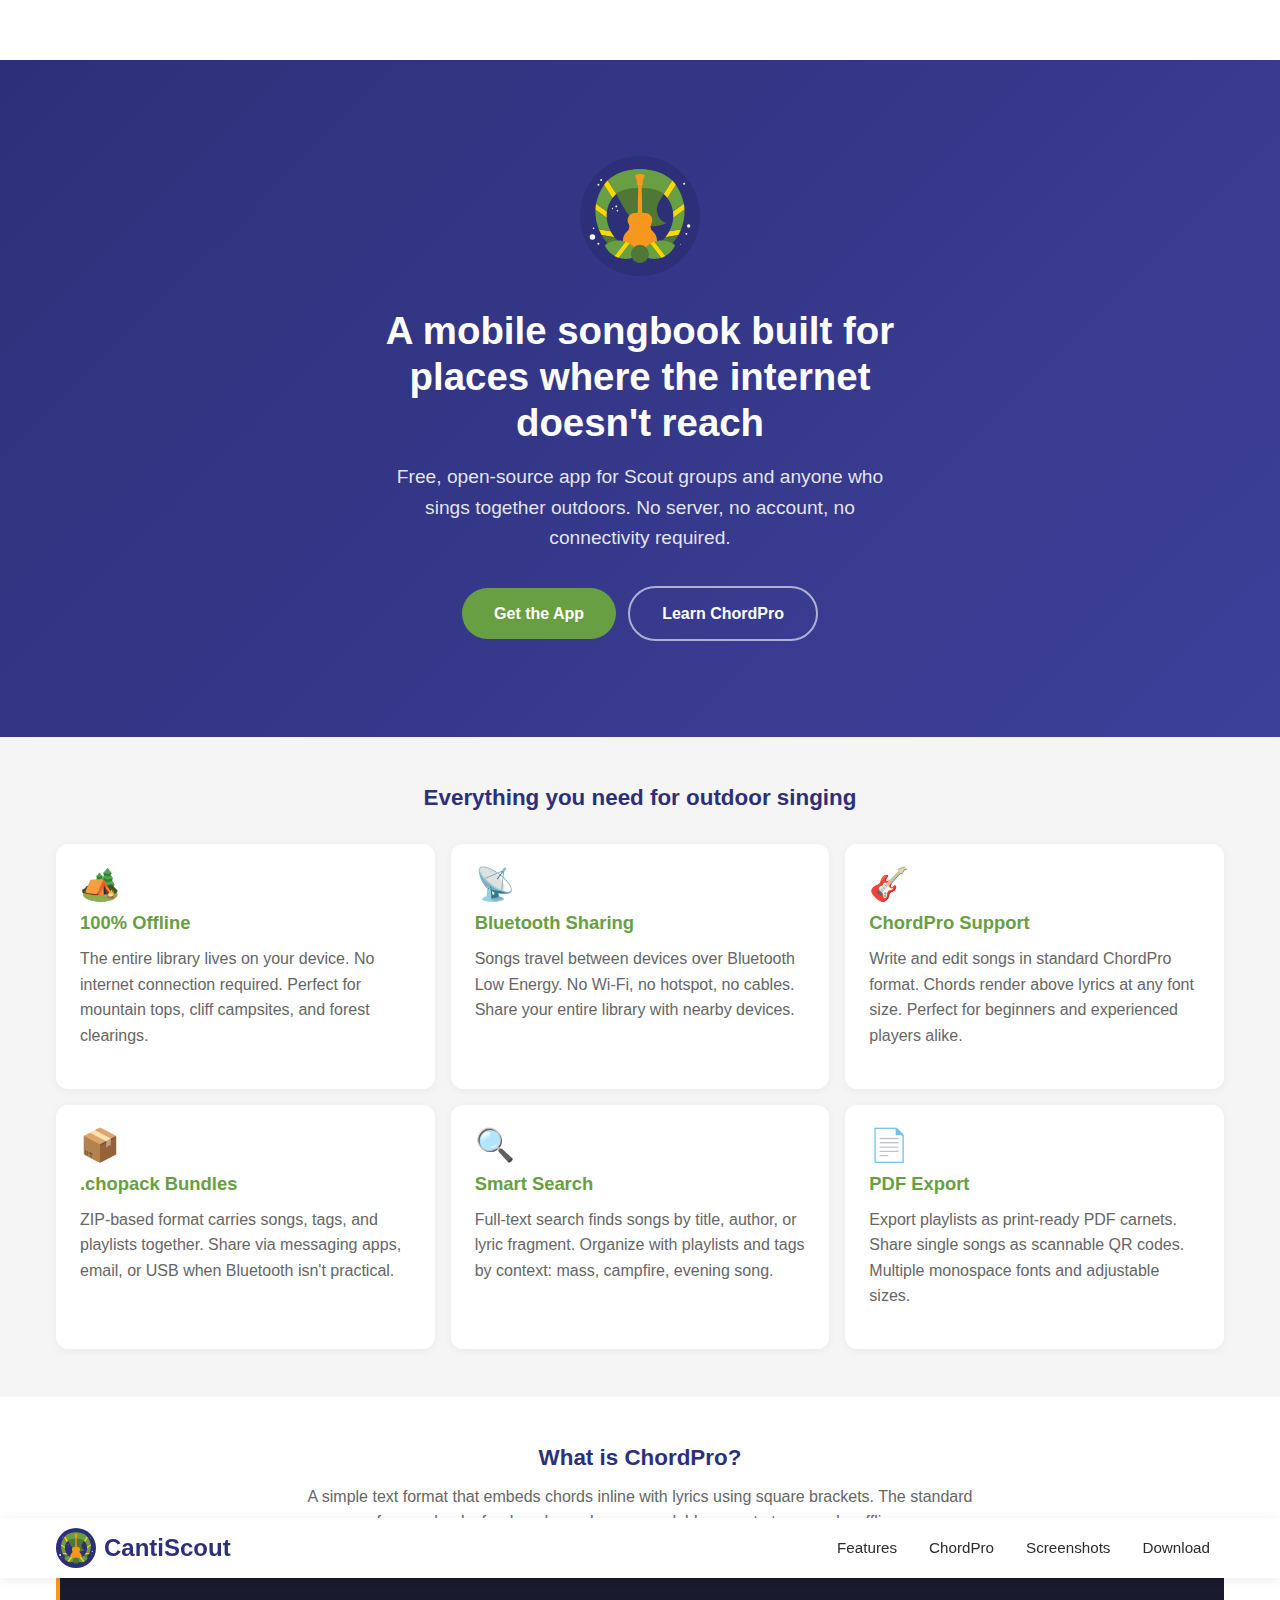
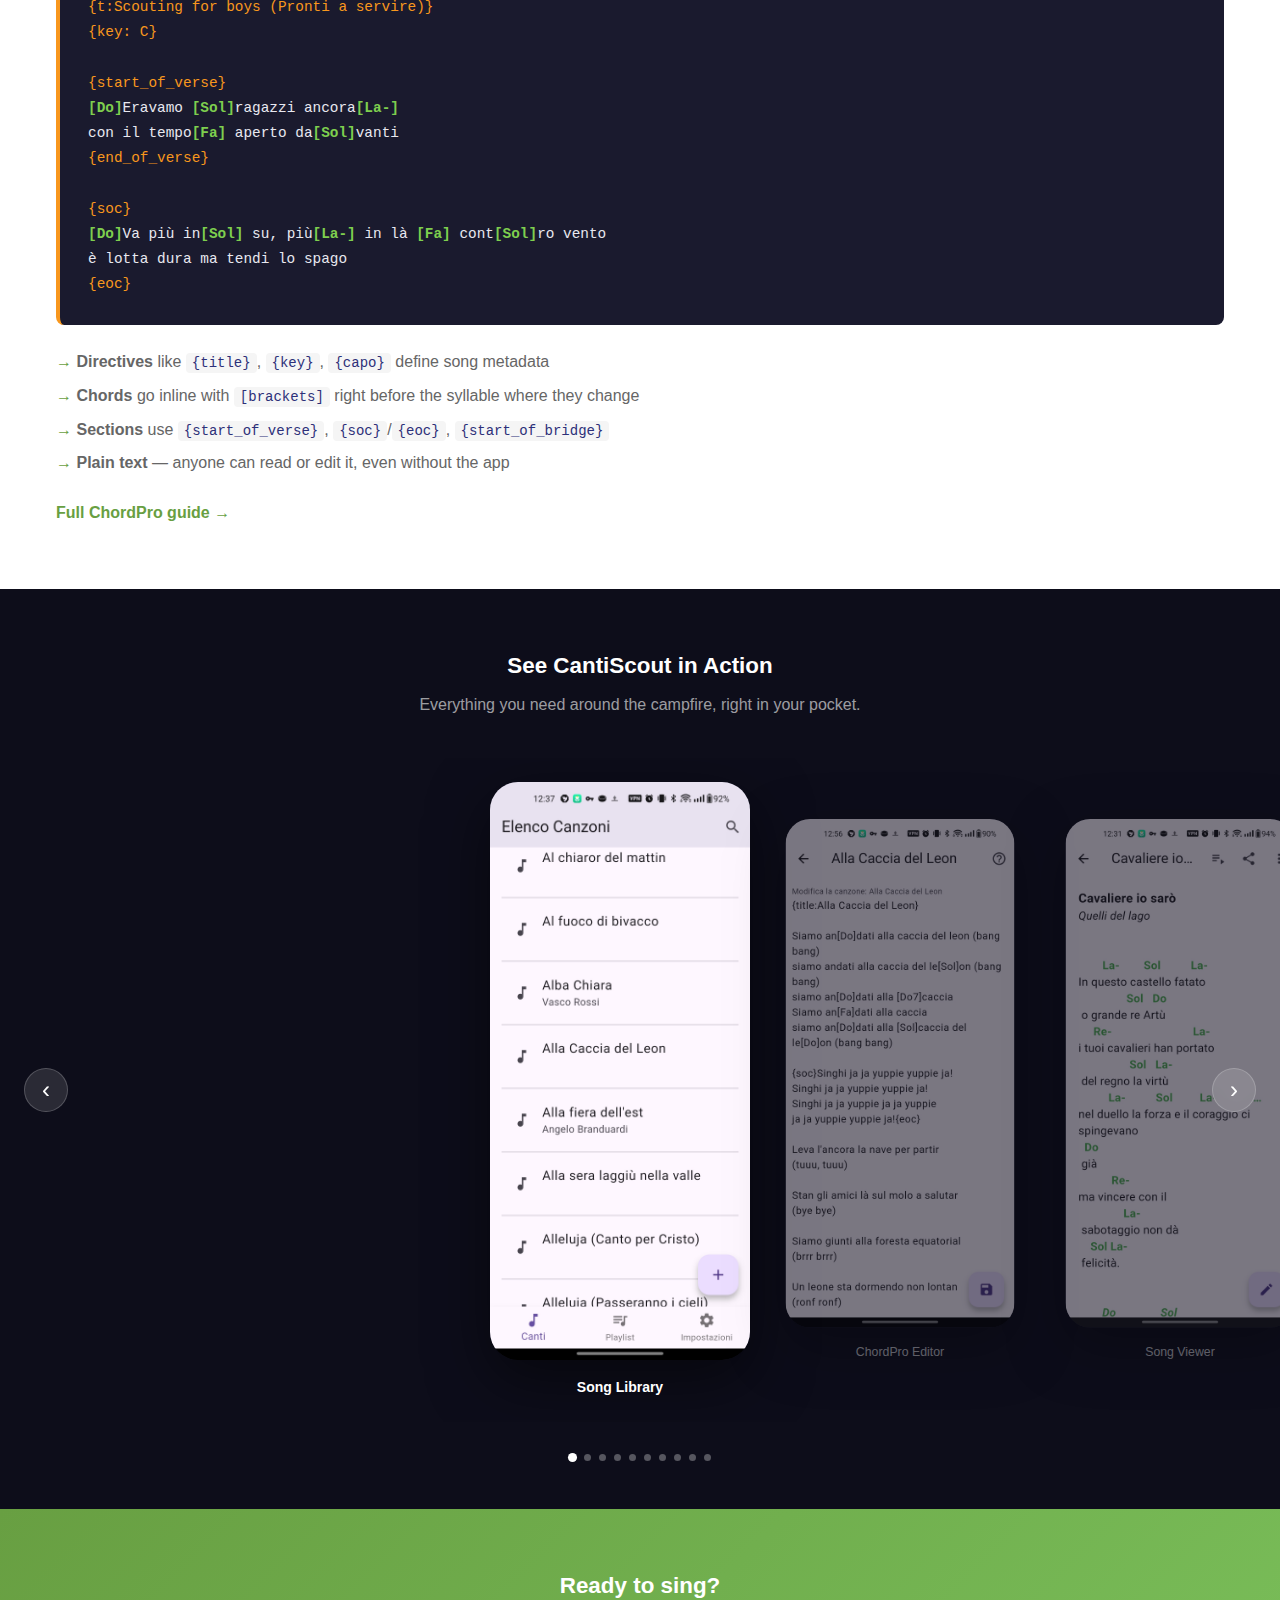
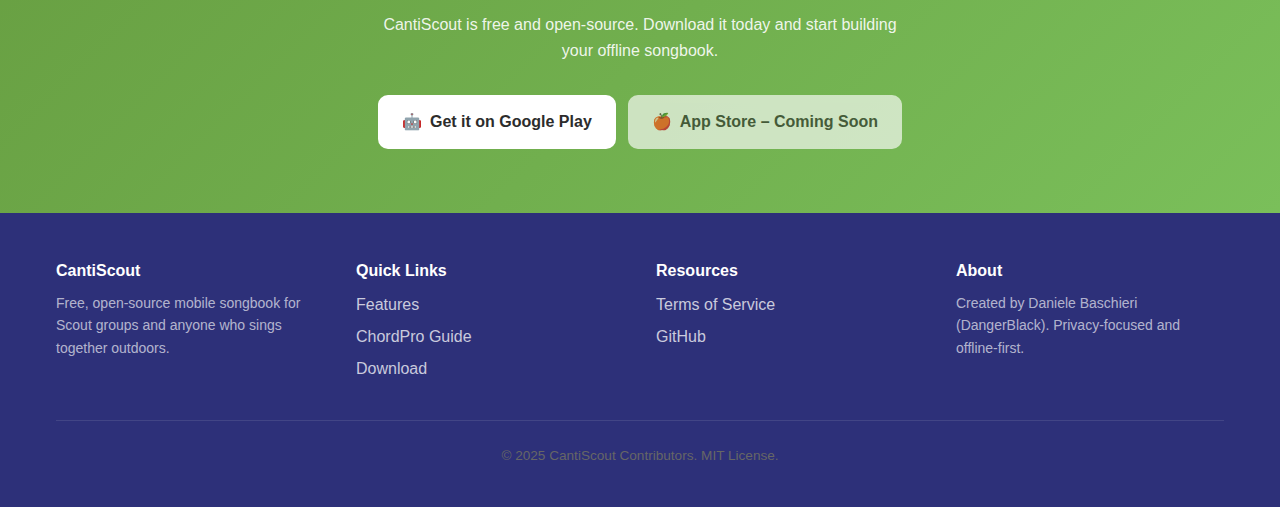
<file: website/index.html>
<!DOCTYPE html>
<html lang="en">
<head>
  <meta charset="UTF-8">
  <meta name="viewport" content="width=device-width, initial-scale=1.0">
  <meta name="description" content="CantiScout - A mobile songbook built for places where the internet doesn't reach. Offline-first, Bluetooth sharing, ChordPro support.">
  <meta name="theme-color" content="#2D3079">
  <meta property="og:title" content="CantiScout – Your Offline Songbook">
  <meta property="og:description" content="Free, open-source mobile songbook for Scout groups. Bluetooth sharing, ChordPro format, PDF export – no internet needed.">
  <meta property="og:image" content="assets/images/logo.svg">
  <title>CantiScout – Your Offline Songbook</title>
  <link rel="stylesheet" href="assets/css/style.css">
  <link rel="icon" type="image/svg+xml" href="assets/images/logo.svg">
</head>
<body>

  <header>
    <nav>
      <a href="index.html" class="logo">
        <img src="assets/images/logo.svg" alt="CantiScout Logo">
        CantiScout
      </a>
      <button class="hamburger" aria-label="Toggle navigation" aria-expanded="false">
        <span></span>
        <span></span>
        <span></span>
      </button>
      <ul class="nav-links">
        <li><a href="#features">Features</a></li>
        <li><a href="chordpro.html">ChordPro</a></li>
        <li><a href="#screenshots">Screenshots</a></li>
        <li><a href="#download">Download</a></li>
      </ul>
    </nav>
  </header>

  <!-- Hero -->
  <section class="hero">
    <div class="container">
      <img src="assets/images/logo.svg" alt="CantiScout Logo" class="hero-logo">
      <h1>A mobile songbook built for places where the internet doesn't reach</h1>
      <p>Free, open-source app for Scout groups and anyone who sings together outdoors. No server, no account, no connectivity required.</p>
      <div class="hero-buttons">
        <a href="#download" class="btn btn-primary">Get the App</a>
        <a href="chordpro.html" class="btn btn-outline">Learn ChordPro</a>
      </div>
    </div>
  </section>

  <!-- Features -->
  <section id="features" class="features">
    <div class="container">
      <h2 class="section-title">Everything you need for outdoor singing</h2>
      <div class="features-grid">
        <div class="feature-card">
          <div class="feature-icon">🏕️</div>
          <h3>100% Offline</h3>
          <p>The entire library lives on your device. No internet connection required. Perfect for mountain tops, cliff campsites, and forest clearings.</p>
        </div>
        <div class="feature-card">
          <div class="feature-icon">📡</div>
          <h3>Bluetooth Sharing</h3>
          <p>Songs travel between devices over Bluetooth Low Energy. No Wi-Fi, no hotspot, no cables. Share your entire library with nearby devices.</p>
        </div>
        <div class="feature-card">
          <div class="feature-icon">🎸</div>
          <h3>ChordPro Support</h3>
          <p>Write and edit songs in standard ChordPro format. Chords render above lyrics at any font size. Perfect for beginners and experienced players alike.</p>
        </div>
        <div class="feature-card">
          <div class="feature-icon">📦</div>
          <h3>.chopack Bundles</h3>
          <p>ZIP-based format carries songs, tags, and playlists together. Share via messaging apps, email, or USB when Bluetooth isn't practical.</p>
        </div>
        <div class="feature-card">
          <div class="feature-icon">🔍</div>
          <h3>Smart Search</h3>
          <p>Full-text search finds songs by title, author, or lyric fragment. Organize with playlists and tags by context: mass, campfire, evening song.</p>
        </div>
        <div class="feature-card">
          <div class="feature-icon">📄</div>
          <h3>PDF Export</h3>
          <p>Export playlists as print-ready PDF carnets. Share single songs as scannable QR codes. Multiple monospace fonts and adjustable sizes.</p>
        </div>
      </div>
    </div>
  </section>

  <!-- ChordPro -->
  <section id="chordpro" class="chordpro-section">
    <div class="container">
      <h2 class="section-title">What is ChordPro?</h2>
      <p class="section-intro">
        A simple text format that embeds chords inline with lyrics using square brackets.
        The standard for songbooks for decades — human-readable, easy to type, works offline.
      </p>

      <pre class="code-example"><span class="directive">{t:Scouting for boys (Pronti a servire)}</span>
<span class="directive">{key: C}</span>

<span class="directive">{start_of_verse}</span>
<span class="chord">[Do]</span>Eravamo <span class="chord">[Sol]</span>ragazzi ancora<span class="chord">[La-]</span>
con il tempo<span class="chord">[Fa]</span> aperto da<span class="chord">[Sol]</span>vanti
<span class="directive">{end_of_verse}</span>

<span class="directive">{soc}</span>
<span class="chord">[Do]</span>Va più in<span class="chord">[Sol]</span> su, più<span class="chord">[La-]</span> in là <span class="chord">[Fa]</span> cont<span class="chord">[Sol]</span>ro vento
è lotta dura ma tendi lo spago
<span class="directive">{eoc}</span></pre>

      <ul class="chordpro-keyfeatures">
        <li><strong>Directives</strong> like <code>{title}</code>, <code>{key}</code>, <code>{capo}</code> define song metadata</li>
        <li><strong>Chords</strong> go inline with <code>[brackets]</code> right before the syllable where they change</li>
        <li><strong>Sections</strong> use <code>{start_of_verse}</code>, <code>{soc}</code>/<code>{eoc}</code>, <code>{start_of_bridge}</code></li>
        <li><strong>Plain text</strong> — anyone can read or edit it, even without the app</li>
      </ul>

      <p style="margin-top: 1.5rem;">
        <a href="chordpro.html" style="color: var(--primary-green); font-weight: 600;">
          Full ChordPro guide →
        </a>
      </p>
    </div>
  </section>

  <!-- Screenshots -->
  <section id="screenshots" class="screenshots">
    <h2 class="section-title">See CantiScout in Action</h2>
    <p class="section-intro">Everything you need around the campfire, right in your pocket.</p>

    <div class="carousel-wrapper">
      <button class="carousel-btn carousel-prev" aria-label="Previous">&#8249;</button>

      <div class="carousel-track">
        <div class="carousel-slide">
          <div class="carousel-card">
            <img src="assets/gallery/screenshot-01-home.jpg" alt="Song Library">
          </div>
          <p class="carousel-label">Song Library</p>
        </div>
        <div class="carousel-slide">
          <div class="carousel-card">
            <img src="assets/gallery/screenshot-02-editor.jpg" alt="ChordPro Editor">
          </div>
          <p class="carousel-label">ChordPro Editor</p>
        </div>
        <div class="carousel-slide">
          <div class="carousel-card">
            <img src="assets/gallery/screenshot-03-viewer.jpg" alt="Song Viewer">
          </div>
          <p class="carousel-label">Song Viewer</p>
        </div>
        <div class="carousel-slide">
          <div class="carousel-card">
            <img src="assets/gallery/screenshot-03-viewer-share.jpg" alt="Share Song">
          </div>
          <p class="carousel-label">Share Song</p>
        </div>
        <div class="carousel-slide">
          <div class="carousel-card">
            <img src="assets/gallery/screenshot-04-bluetooth.jpg" alt="Bluetooth Sharing">
          </div>
          <p class="carousel-label">Bluetooth Sharing</p>
        </div>
        <div class="carousel-slide">
          <div class="carousel-card">
            <img src="assets/gallery/screenshot-05-playlists.jpg" alt="Playlists">
          </div>
          <p class="carousel-label">Playlists</p>
        </div>
        <div class="carousel-slide">
          <div class="carousel-card">
            <img src="assets/gallery/screenshot-05-playlist-share.jpg" alt="Share Playlist">
          </div>
          <p class="carousel-label">Share Playlist</p>
        </div>
        <div class="carousel-slide">
          <div class="carousel-card">
            <img src="assets/gallery/screenshot-06-settings-top.jpg" alt="Settings">
          </div>
          <p class="carousel-label">Settings</p>
        </div>
        <div class="carousel-slide">
          <div class="carousel-card">
            <img src="assets/gallery/screenshot-06-settings-bottom.jpg" alt="More Settings">
          </div>
          <p class="carousel-label">More Settings</p>
        </div>
        <div class="carousel-slide">
          <div class="carousel-card">
            <img src="assets/gallery/screenshot-07-share-qr-code.jpg" alt="QR Code Share">
          </div>
          <p class="carousel-label">QR Code Share</p>
        </div>
      </div>

      <button class="carousel-btn carousel-next" aria-label="Next">&#8250;</button>
    </div>

    <div class="carousel-dots" aria-label="Slide indicators"></div>
  </section>

  <!-- Download -->
  <section id="download" class="download">
    <div class="container">
      <h2>Ready to sing?</h2>
      <p>CantiScout is free and open-source. Download it today and start building your offline songbook.</p>
      <div class="download-badges">
        <a href="https://play.google.com/store/apps/details?id=danielebaschieri.eu.cantiscout"
           class="download-badge"
           target="_blank"
           rel="noopener noreferrer">
          <span>🤖</span> Get it on Google Play
        </a>
        <span class="download-badge coming-soon">
          <span>🍎</span> App Store – Coming Soon
        </span>
      </div>
    </div>
  </section>

  <!-- Footer -->
  <footer>
    <div class="container">
      <div class="footer-content">
        <div class="footer-section">
          <h4>CantiScout</h4>
          <p>Free, open-source mobile songbook for Scout groups and anyone who sings together outdoors.</p>
        </div>
        <div class="footer-section">
          <h4>Quick Links</h4>
          <ul>
            <li><a href="#features">Features</a></li>
            <li><a href="chordpro.html">ChordPro Guide</a></li>
            <li><a href="#download">Download</a></li>
          </ul>
        </div>
        <div class="footer-section">
          <h4>Resources</h4>
          <ul>
            <li><a href="terms.html">Terms of Service</a></li>
            <li><a href="https://github.com/DangerBlack/CantiScout" target="_blank" rel="noopener noreferrer">GitHub</a></li>
          </ul>
        </div>
        <div class="footer-section">
          <h4>About</h4>
          <p>Created by Daniele Baschieri (DangerBlack). Privacy-focused and offline-first.</p>
        </div>
      </div>
      <div class="footer-bottom">
        <p>&copy; 2025 CantiScout Contributors. MIT License.</p>
      </div>
    </div>
  </footer>

  <script>
    /* ── Carousel ── */
    (function () {
      const track = document.querySelector('.carousel-track');
      const slides = Array.from(document.querySelectorAll('.carousel-slide'));
      const dotsContainer = document.querySelector('.carousel-dots');
      const prevBtn = document.querySelector('.carousel-prev');
      const nextBtn = document.querySelector('.carousel-next');

      // Build dots
      slides.forEach((_, i) => {
        const dot = document.createElement('button');
        dot.className = 'carousel-dot';
        dot.setAttribute('aria-label', `Go to slide ${i + 1}`);
        dot.addEventListener('click', () => goTo(i));
        dotsContainer.appendChild(dot);
      });

      const dots = Array.from(dotsContainer.querySelectorAll('.carousel-dot'));

      function getActiveIndex() {
        const center = track.scrollLeft + track.clientWidth / 2;
        let closest = 0, minDist = Infinity;
        slides.forEach((s, i) => {
          const dist = Math.abs((s.offsetLeft + s.offsetWidth / 2) - center);
          if (dist < minDist) { minDist = dist; closest = i; }
        });
        return closest;
      }

      function update() {
        const i = getActiveIndex();
        slides.forEach((s, j) => s.classList.toggle('active', j === i));
        dots.forEach((d, j) => d.classList.toggle('active', j === i));
      }

      function goTo(index) {
        const target = slides[Math.max(0, Math.min(index, slides.length - 1))];
        target.scrollIntoView({ behavior: 'smooth', block: 'nearest', inline: 'center' });
      }

      prevBtn.addEventListener('click', () => goTo(getActiveIndex() - 1));
      nextBtn.addEventListener('click', () => goTo(getActiveIndex() + 1));
      track.addEventListener('scroll', update, { passive: true });

      // Wheel → horizontal scroll, pass through at boundaries
      document.querySelector('#screenshots').addEventListener('wheel', (e) => {
        if (Math.abs(e.deltaY) <= Math.abs(e.deltaX)) return;
        const atStart = track.scrollLeft <= 0 && e.deltaY < 0;
        const atEnd = track.scrollLeft + track.clientWidth >= track.scrollWidth - 1 && e.deltaY > 0;
        if (atStart || atEnd) return;
        e.preventDefault();
        track.scrollBy({ left: e.deltaY * 1.5, behavior: 'smooth' });
      }, { passive: false });

      // Autoplay — pause on interaction
      let timer = setInterval(() => goTo((getActiveIndex() + 1) % slides.length), 3200);
      const pause = () => { clearInterval(timer); timer = null; };
      track.addEventListener('pointerdown', pause, { once: true });
      prevBtn.addEventListener('click', pause);
      nextBtn.addEventListener('click', pause);

      // Init
      goTo(0);
      setTimeout(update, 50);
    })();

    /* ── Mobile nav ── */
    const hamburger = document.querySelector('.hamburger');
    const navLinks = document.querySelector('.nav-links');

    hamburger.addEventListener('click', () => {
      const isOpen = navLinks.classList.toggle('open');
      hamburger.classList.toggle('active', isOpen);
      hamburger.setAttribute('aria-expanded', isOpen);
    });

    navLinks.querySelectorAll('a').forEach(link => {
      link.addEventListener('click', () => {
        navLinks.classList.remove('open');
        hamburger.classList.remove('active');
        hamburger.setAttribute('aria-expanded', false);
      });
    });
  </script>

</body>
</html>
</file>
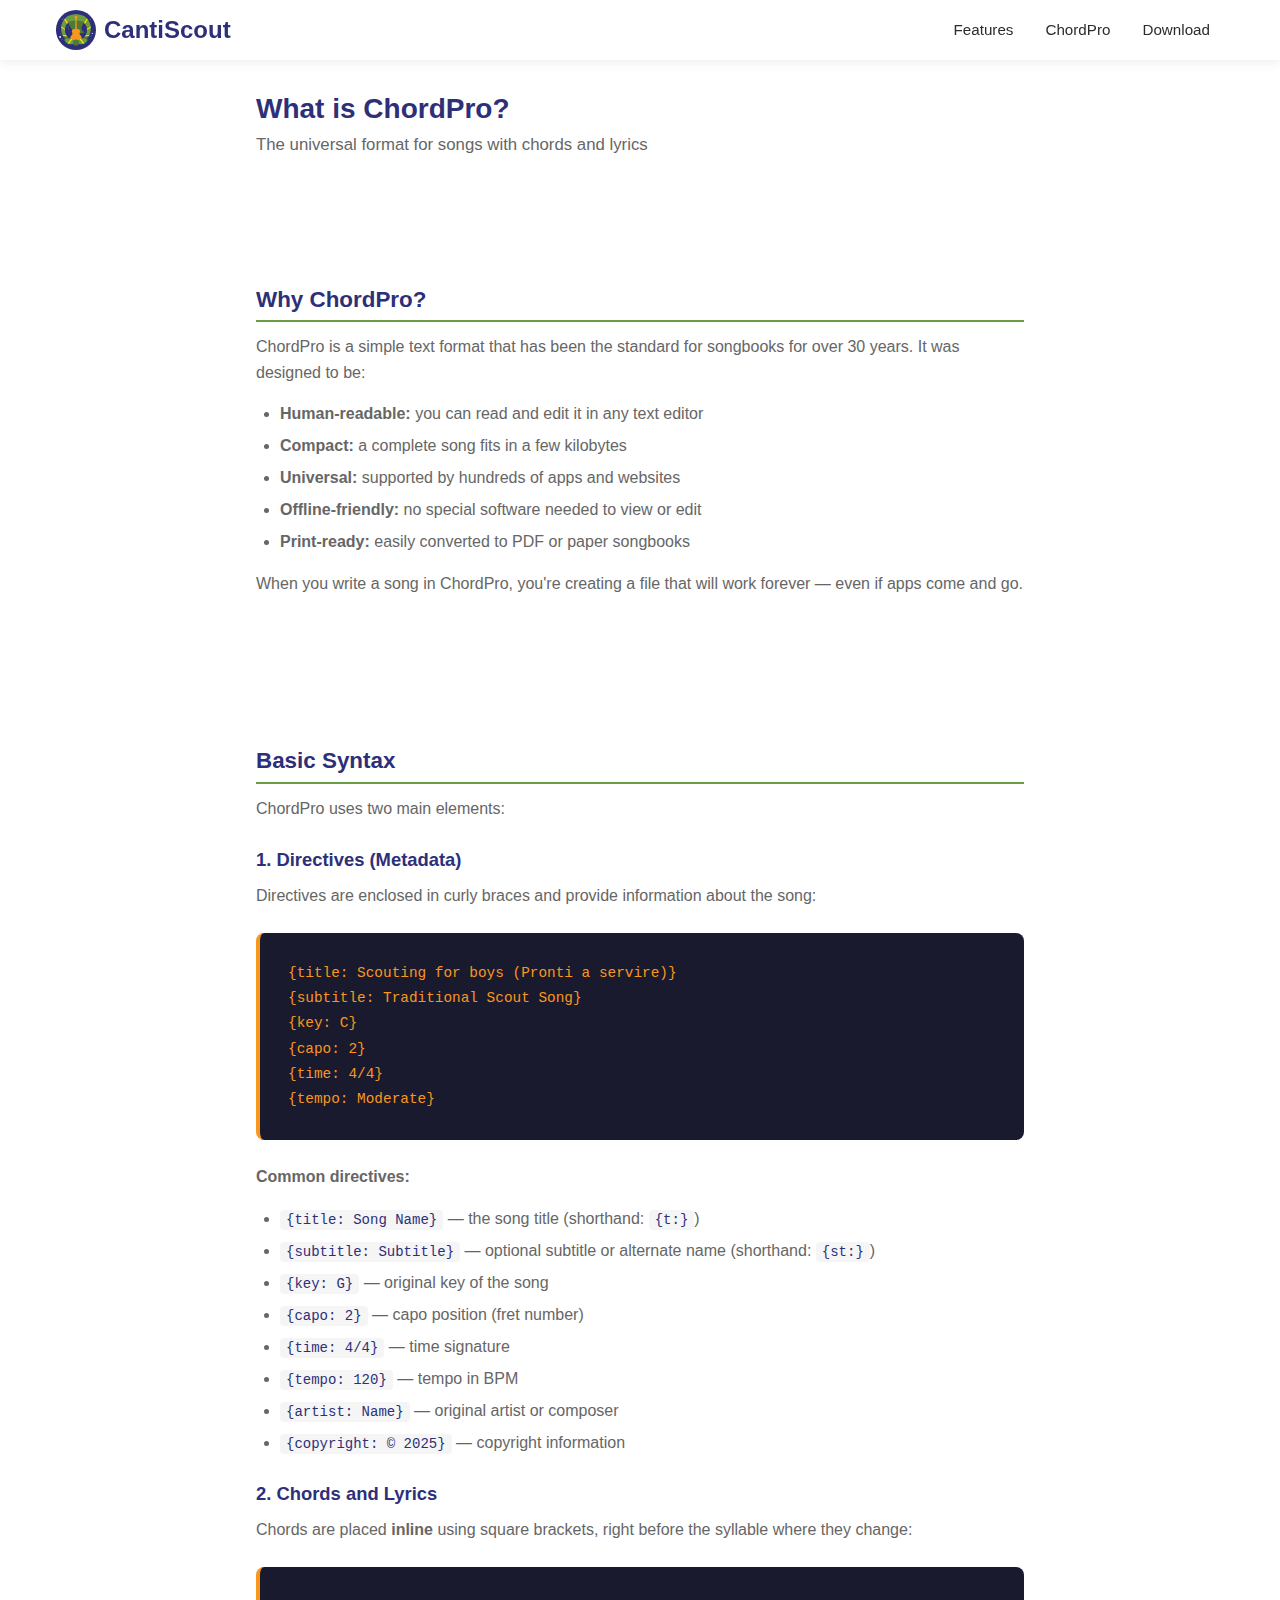
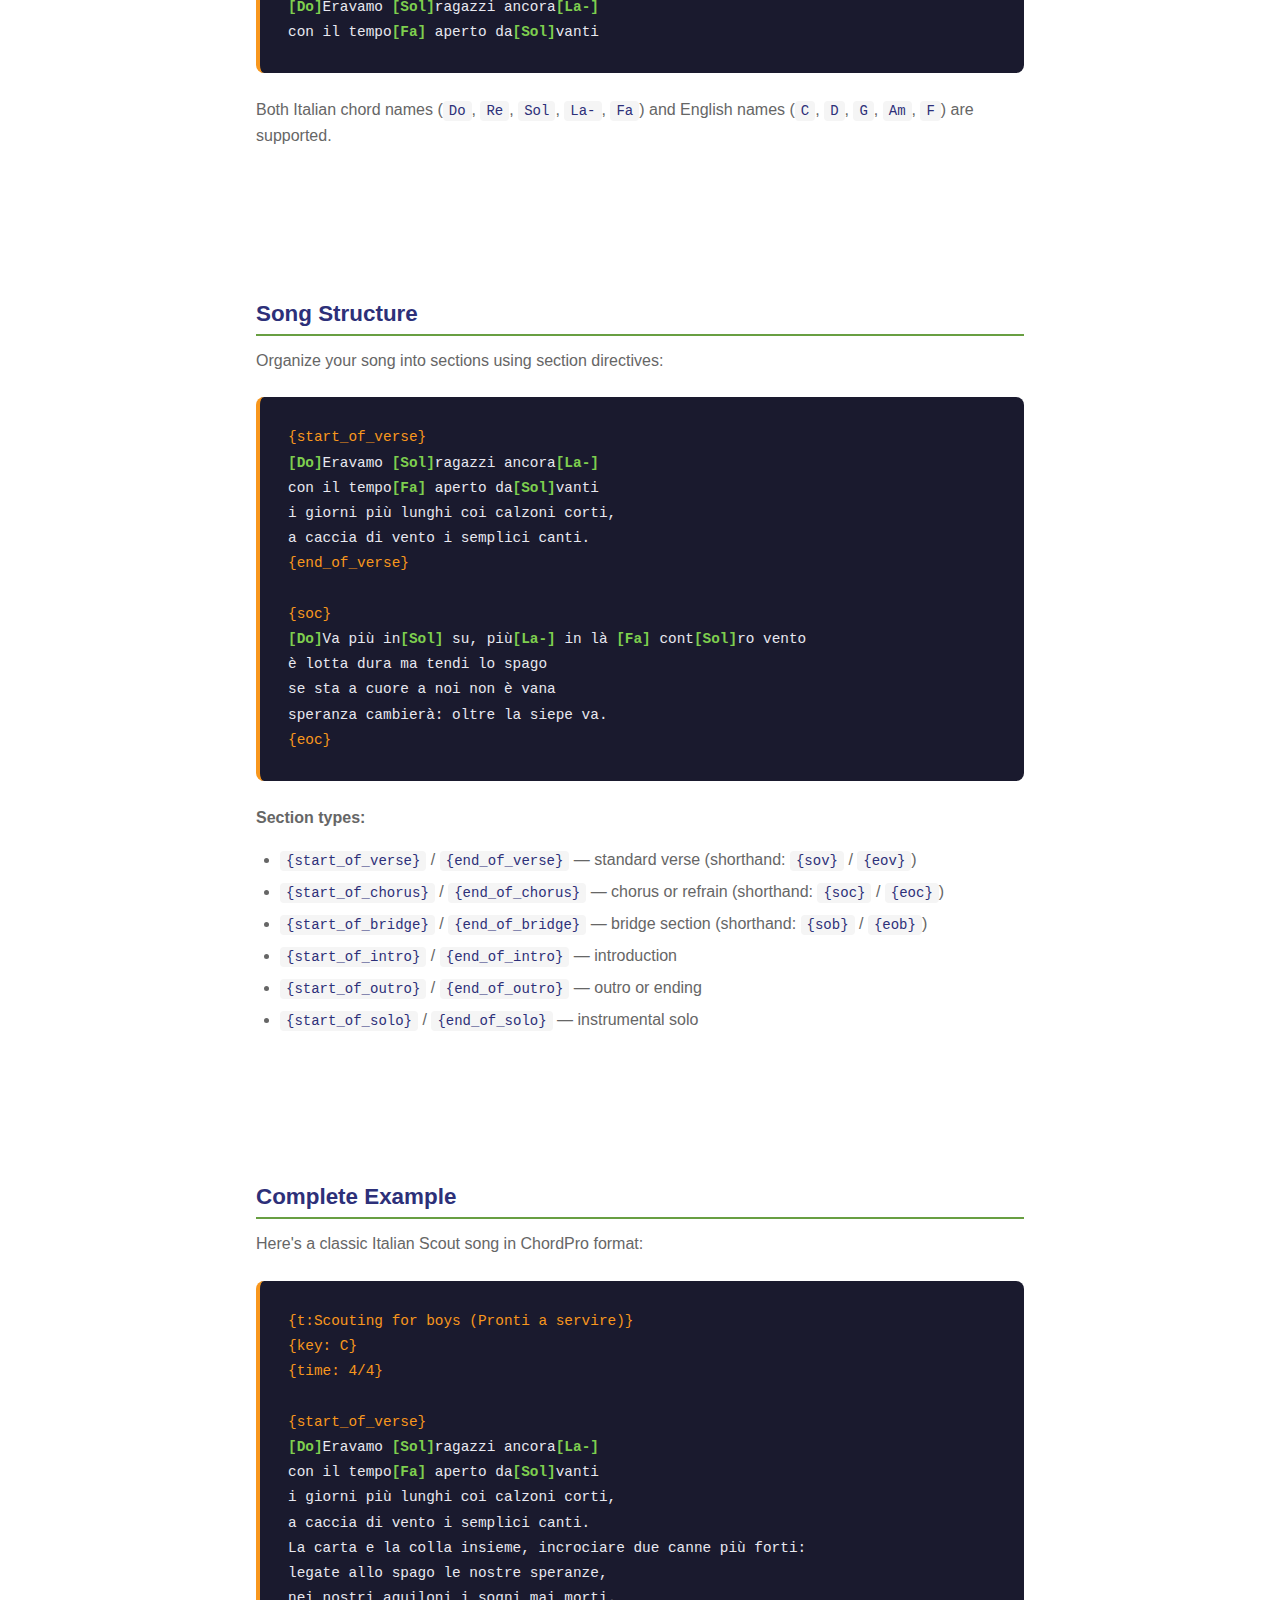
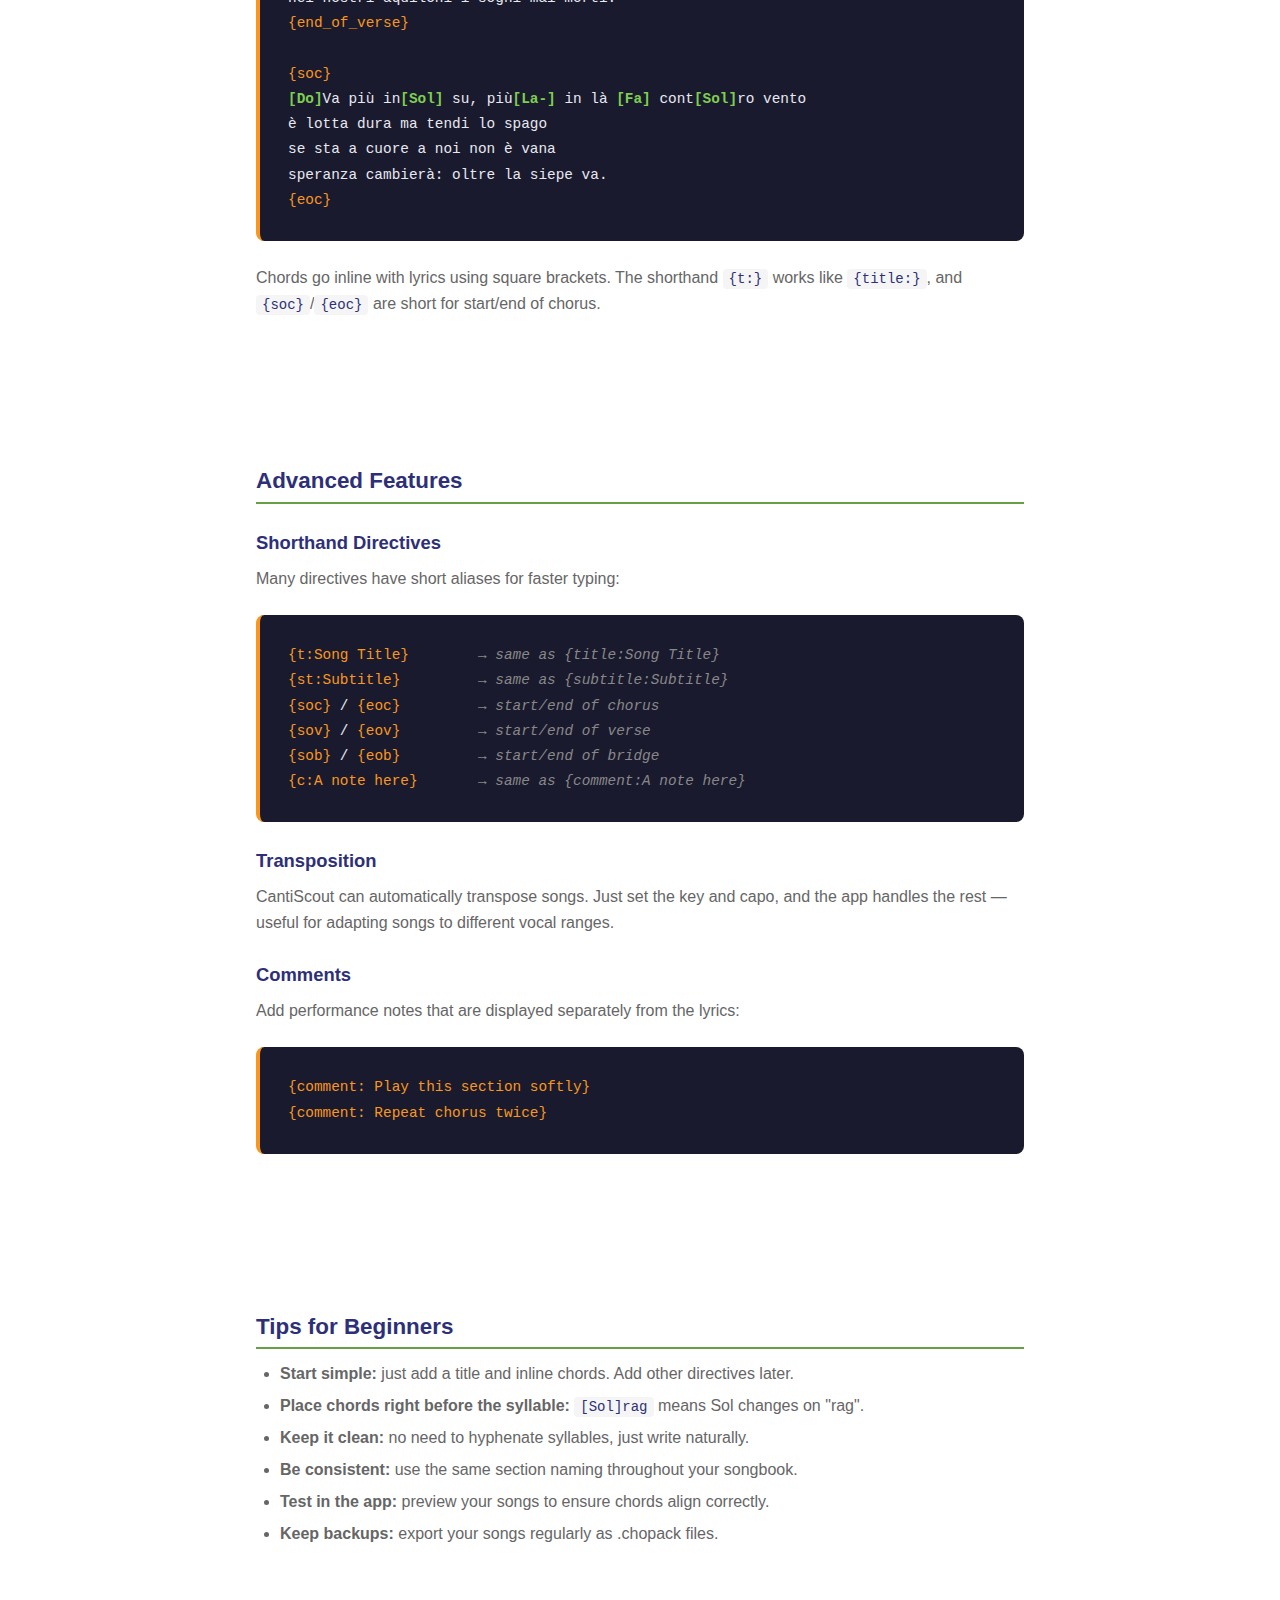
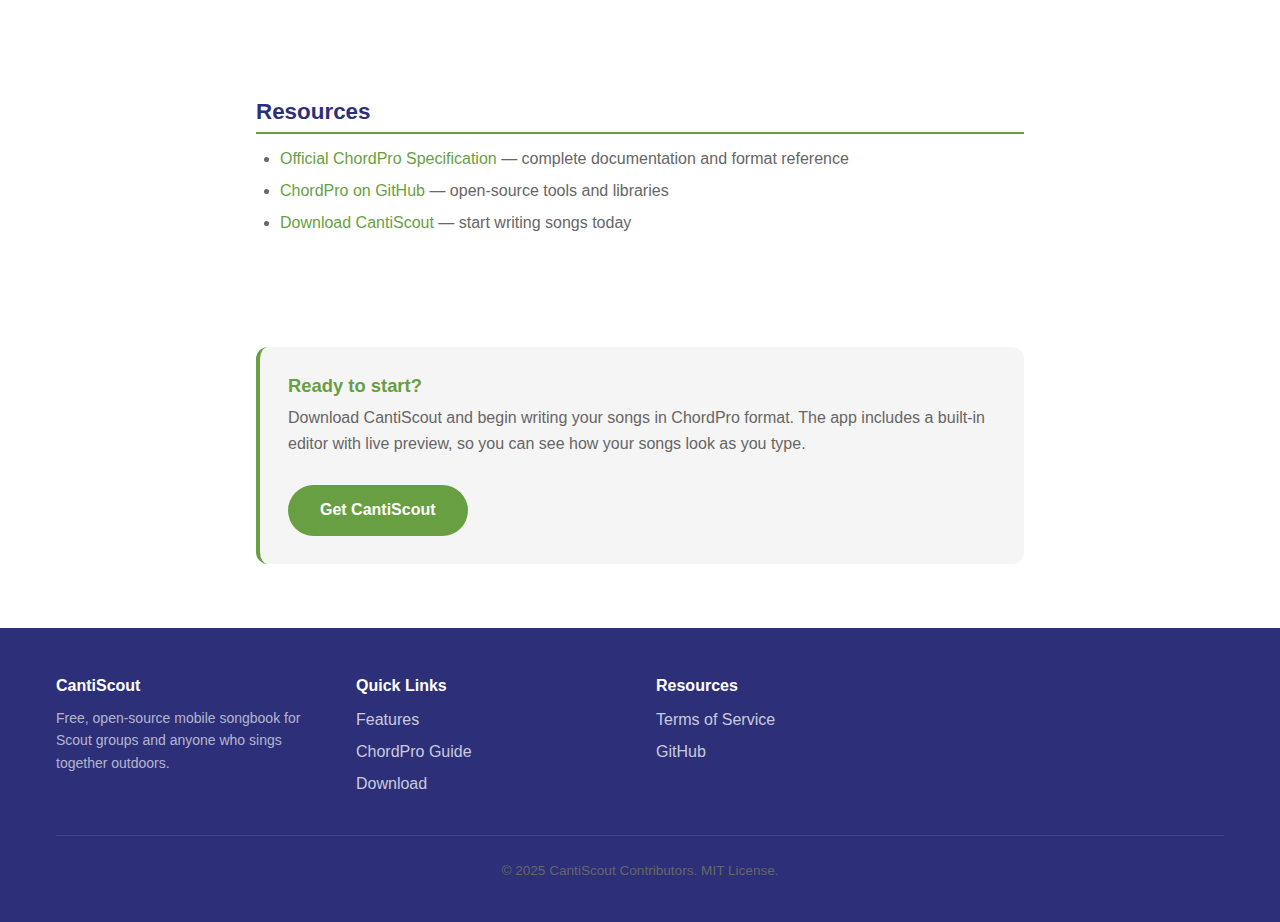
<file: website/chordpro.html>
<!DOCTYPE html>
<html lang="en">
<head>
  <meta charset="UTF-8">
  <meta name="viewport" content="width=device-width, initial-scale=1.0">
  <meta name="description" content="Learn ChordPro format - the standard for writing songs with chords and lyrics. Complete beginner's guide with examples.">
  <meta name="theme-color" content="#2D3079">
  <title>ChordPro Guide – CantiScout</title>
  <link rel="stylesheet" href="assets/css/style.css">
  <link rel="icon" type="image/svg+xml" href="assets/images/logo.svg">
</head>
<body>

  <header>
    <nav>
      <a href="index.html" class="logo">
        <img src="assets/images/logo.svg" alt="CantiScout Logo">
        CantiScout
      </a>
      <button class="hamburger" aria-label="Toggle navigation" aria-expanded="false">
        <span></span>
        <span></span>
        <span></span>
      </button>
      <ul class="nav-links">
        <li><a href="index.html#features">Features</a></li>
        <li><a href="chordpro.html">ChordPro</a></li>
        <li><a href="index.html#download">Download</a></li>
      </ul>
    </nav>
  </header>

  <main class="page-content">
    <h1>What is ChordPro?</h1>
    <p class="page-subtitle">The universal format for songs with chords and lyrics</p>

    <section>
      <h2>Why ChordPro?</h2>
      <p>ChordPro is a simple text format that has been the standard for songbooks for over 30 years. It was designed to be:</p>
      <ul>
        <li><strong>Human-readable:</strong> you can read and edit it in any text editor</li>
        <li><strong>Compact:</strong> a complete song fits in a few kilobytes</li>
        <li><strong>Universal:</strong> supported by hundreds of apps and websites</li>
        <li><strong>Offline-friendly:</strong> no special software needed to view or edit</li>
        <li><strong>Print-ready:</strong> easily converted to PDF or paper songbooks</li>
      </ul>
      <p>When you write a song in ChordPro, you're creating a file that will work forever — even if apps come and go.</p>
    </section>

    <section>
      <h2>Basic Syntax</h2>
      <p>ChordPro uses two main elements:</p>

      <h3>1. Directives (Metadata)</h3>
      <p>Directives are enclosed in curly braces and provide information about the song:</p>

      <pre class="code-example"><span class="directive">{title: Scouting for boys (Pronti a servire)}</span>
<span class="directive">{subtitle: Traditional Scout Song}</span>
<span class="directive">{key: C}</span>
<span class="directive">{capo: 2}</span>
<span class="directive">{time: 4/4}</span>
<span class="directive">{tempo: Moderate}</span></pre>

      <p><strong>Common directives:</strong></p>
      <ul>
        <li><code>{title: Song Name}</code> — the song title (shorthand: <code>{t:}</code>)</li>
        <li><code>{subtitle: Subtitle}</code> — optional subtitle or alternate name (shorthand: <code>{st:}</code>)</li>
        <li><code>{key: G}</code> — original key of the song</li>
        <li><code>{capo: 2}</code> — capo position (fret number)</li>
        <li><code>{time: 4/4}</code> — time signature</li>
        <li><code>{tempo: 120}</code> — tempo in BPM</li>
        <li><code>{artist: Name}</code> — original artist or composer</li>
        <li><code>{copyright: © 2025}</code> — copyright information</li>
      </ul>

      <h3>2. Chords and Lyrics</h3>
      <p>Chords are placed <strong>inline</strong> using square brackets, right before the syllable where they change:</p>

      <pre class="code-example"><span class="chord">[Do]</span>Eravamo <span class="chord">[Sol]</span>ragazzi ancora<span class="chord">[La-]</span>
con il tempo<span class="chord">[Fa]</span> aperto da<span class="chord">[Sol]</span>vanti</pre>

      <p>Both Italian chord names (<code>Do</code>, <code>Re</code>, <code>Sol</code>, <code>La-</code>, <code>Fa</code>) and English names (<code>C</code>, <code>D</code>, <code>G</code>, <code>Am</code>, <code>F</code>) are supported.</p>
    </section>

    <section>
      <h2>Song Structure</h2>
      <p>Organize your song into sections using section directives:</p>

      <pre class="code-example"><span class="directive">{start_of_verse}</span>
<span class="chord">[Do]</span>Eravamo <span class="chord">[Sol]</span>ragazzi ancora<span class="chord">[La-]</span>
con il tempo<span class="chord">[Fa]</span> aperto da<span class="chord">[Sol]</span>vanti
i giorni più lunghi coi calzoni corti,
a caccia di vento i semplici canti.
<span class="directive">{end_of_verse}</span>

<span class="directive">{soc}</span>
<span class="chord">[Do]</span>Va più in<span class="chord">[Sol]</span> su, più<span class="chord">[La-]</span> in là <span class="chord">[Fa]</span> cont<span class="chord">[Sol]</span>ro vento
è lotta dura ma tendi lo spago
se sta a cuore a noi non è vana
speranza cambierà: oltre la siepe va.
<span class="directive">{eoc}</span></pre>

      <p><strong>Section types:</strong></p>
      <ul>
        <li><code>{start_of_verse}</code> / <code>{end_of_verse}</code> — standard verse (shorthand: <code>{sov}</code> / <code>{eov}</code>)</li>
        <li><code>{start_of_chorus}</code> / <code>{end_of_chorus}</code> — chorus or refrain (shorthand: <code>{soc}</code> / <code>{eoc}</code>)</li>
        <li><code>{start_of_bridge}</code> / <code>{end_of_bridge}</code> — bridge section (shorthand: <code>{sob}</code> / <code>{eob}</code>)</li>
        <li><code>{start_of_intro}</code> / <code>{end_of_intro}</code> — introduction</li>
        <li><code>{start_of_outro}</code> / <code>{end_of_outro}</code> — outro or ending</li>
        <li><code>{start_of_solo}</code> / <code>{end_of_solo}</code> — instrumental solo</li>
      </ul>
    </section>

    <section>
      <h2>Complete Example</h2>
      <p>Here's a classic Italian Scout song in ChordPro format:</p>

      <pre class="code-example"><span class="directive">{t:Scouting for boys (Pronti a servire)}</span>
<span class="directive">{key: C}</span>
<span class="directive">{time: 4/4}</span>

<span class="directive">{start_of_verse}</span>
<span class="chord">[Do]</span>Eravamo <span class="chord">[Sol]</span>ragazzi ancora<span class="chord">[La-]</span>
con il tempo<span class="chord">[Fa]</span> aperto da<span class="chord">[Sol]</span>vanti
i giorni più lunghi coi calzoni corti,
a caccia di vento i semplici canti.
La carta e la colla insieme, incrociare due canne più forti:
legate allo spago le nostre speranze,
nei nostri aquiloni i sogni mai morti.
<span class="directive">{end_of_verse}</span>

<span class="directive">{soc}</span>
<span class="chord">[Do]</span>Va più in<span class="chord">[Sol]</span> su, più<span class="chord">[La-]</span> in là <span class="chord">[Fa]</span> cont<span class="chord">[Sol]</span>ro vento
è lotta dura ma tendi lo spago
se sta a cuore a noi non è vana
speranza cambierà: oltre la siepe va.
<span class="directive">{eoc}</span></pre>

      <p>Chords go inline with lyrics using square brackets. The shorthand <code>{t:}</code> works like <code>{title:}</code>, and <code>{soc}</code>/<code>{eoc}</code> are short for start/end of chorus.</p>
    </section>

    <section>
      <h2>Advanced Features</h2>

      <h3>Shorthand Directives</h3>
      <p>Many directives have short aliases for faster typing:</p>
      <pre class="code-example"><span class="directive">{t:Song Title}</span>        <span class="comment-text">→ same as {title:Song Title}</span>
<span class="directive">{st:Subtitle}</span>         <span class="comment-text">→ same as {subtitle:Subtitle}</span>
<span class="directive">{soc}</span> / <span class="directive">{eoc}</span>         <span class="comment-text">→ start/end of chorus</span>
<span class="directive">{sov}</span> / <span class="directive">{eov}</span>         <span class="comment-text">→ start/end of verse</span>
<span class="directive">{sob}</span> / <span class="directive">{eob}</span>         <span class="comment-text">→ start/end of bridge</span>
<span class="directive">{c:A note here}</span>       <span class="comment-text">→ same as {comment:A note here}</span></pre>

      <h3>Transposition</h3>
      <p>CantiScout can automatically transpose songs. Just set the key and capo, and the app handles the rest — useful for adapting songs to different vocal ranges.</p>

      <h3>Comments</h3>
      <p>Add performance notes that are displayed separately from the lyrics:</p>
      <pre class="code-example"><span class="directive">{comment: Play this section softly}</span>
<span class="directive">{comment: Repeat chorus twice}</span></pre>
    </section>

    <section>
      <h2>Tips for Beginners</h2>
      <ul>
        <li><strong>Start simple:</strong> just add a title and inline chords. Add other directives later.</li>
        <li><strong>Place chords right before the syllable:</strong> <code>[Sol]rag</code> means Sol changes on "rag".</li>
        <li><strong>Keep it clean:</strong> no need to hyphenate syllables, just write naturally.</li>
        <li><strong>Be consistent:</strong> use the same section naming throughout your songbook.</li>
        <li><strong>Test in the app:</strong> preview your songs to ensure chords align correctly.</li>
        <li><strong>Keep backups:</strong> export your songs regularly as .chopack files.</li>
      </ul>
    </section>

    <section>
      <h2>Resources</h2>
      <ul>
        <li>
          <a href="https://www.chordpro.org/" target="_blank" rel="noopener noreferrer">
            Official ChordPro Specification
          </a> — complete documentation and format reference
        </li>
        <li>
          <a href="https://github.com/ChordPro" target="_blank" rel="noopener noreferrer">
            ChordPro on GitHub
          </a> — open-source tools and libraries
        </li>
        <li>
          <a href="index.html#download">Download CantiScout</a> — start writing songs today
        </li>
      </ul>
    </section>

    <div class="cta-box">
      <h3>Ready to start?</h3>
      <p>Download CantiScout and begin writing your songs in ChordPro format. The app includes a built-in editor with live preview, so you can see how your songs look as you type.</p>
      <a href="index.html#download" class="btn btn-primary" style="margin-top: 0.75rem;">Get CantiScout</a>
    </div>
  </main>

  <footer>
    <div class="container">
      <div class="footer-content">
        <div class="footer-section">
          <h4>CantiScout</h4>
          <p>Free, open-source mobile songbook for Scout groups and anyone who sings together outdoors.</p>
        </div>
        <div class="footer-section">
          <h4>Quick Links</h4>
          <ul>
            <li><a href="index.html#features">Features</a></li>
            <li><a href="chordpro.html">ChordPro Guide</a></li>
            <li><a href="index.html#download">Download</a></li>
          </ul>
        </div>
        <div class="footer-section">
          <h4>Resources</h4>
          <ul>
            <li><a href="terms.html">Terms of Service</a></li>
            <li><a href="https://github.com/DangerBlack/CantiScout" target="_blank" rel="noopener noreferrer">GitHub</a></li>
          </ul>
        </div>
      </div>
      <div class="footer-bottom">
        <p>&copy; 2025 CantiScout Contributors. MIT License.</p>
      </div>
    </div>
  </footer>

  <script>
    const hamburger = document.querySelector('.hamburger');
    const navLinks = document.querySelector('.nav-links');

    hamburger.addEventListener('click', () => {
      const isOpen = navLinks.classList.toggle('open');
      hamburger.classList.toggle('active', isOpen);
      hamburger.setAttribute('aria-expanded', isOpen);
    });

    navLinks.querySelectorAll('a').forEach(link => {
      link.addEventListener('click', () => {
        navLinks.classList.remove('open');
        hamburger.classList.remove('active');
        hamburger.setAttribute('aria-expanded', false);
      });
    });
  </script>

</body>
</html>
</file>
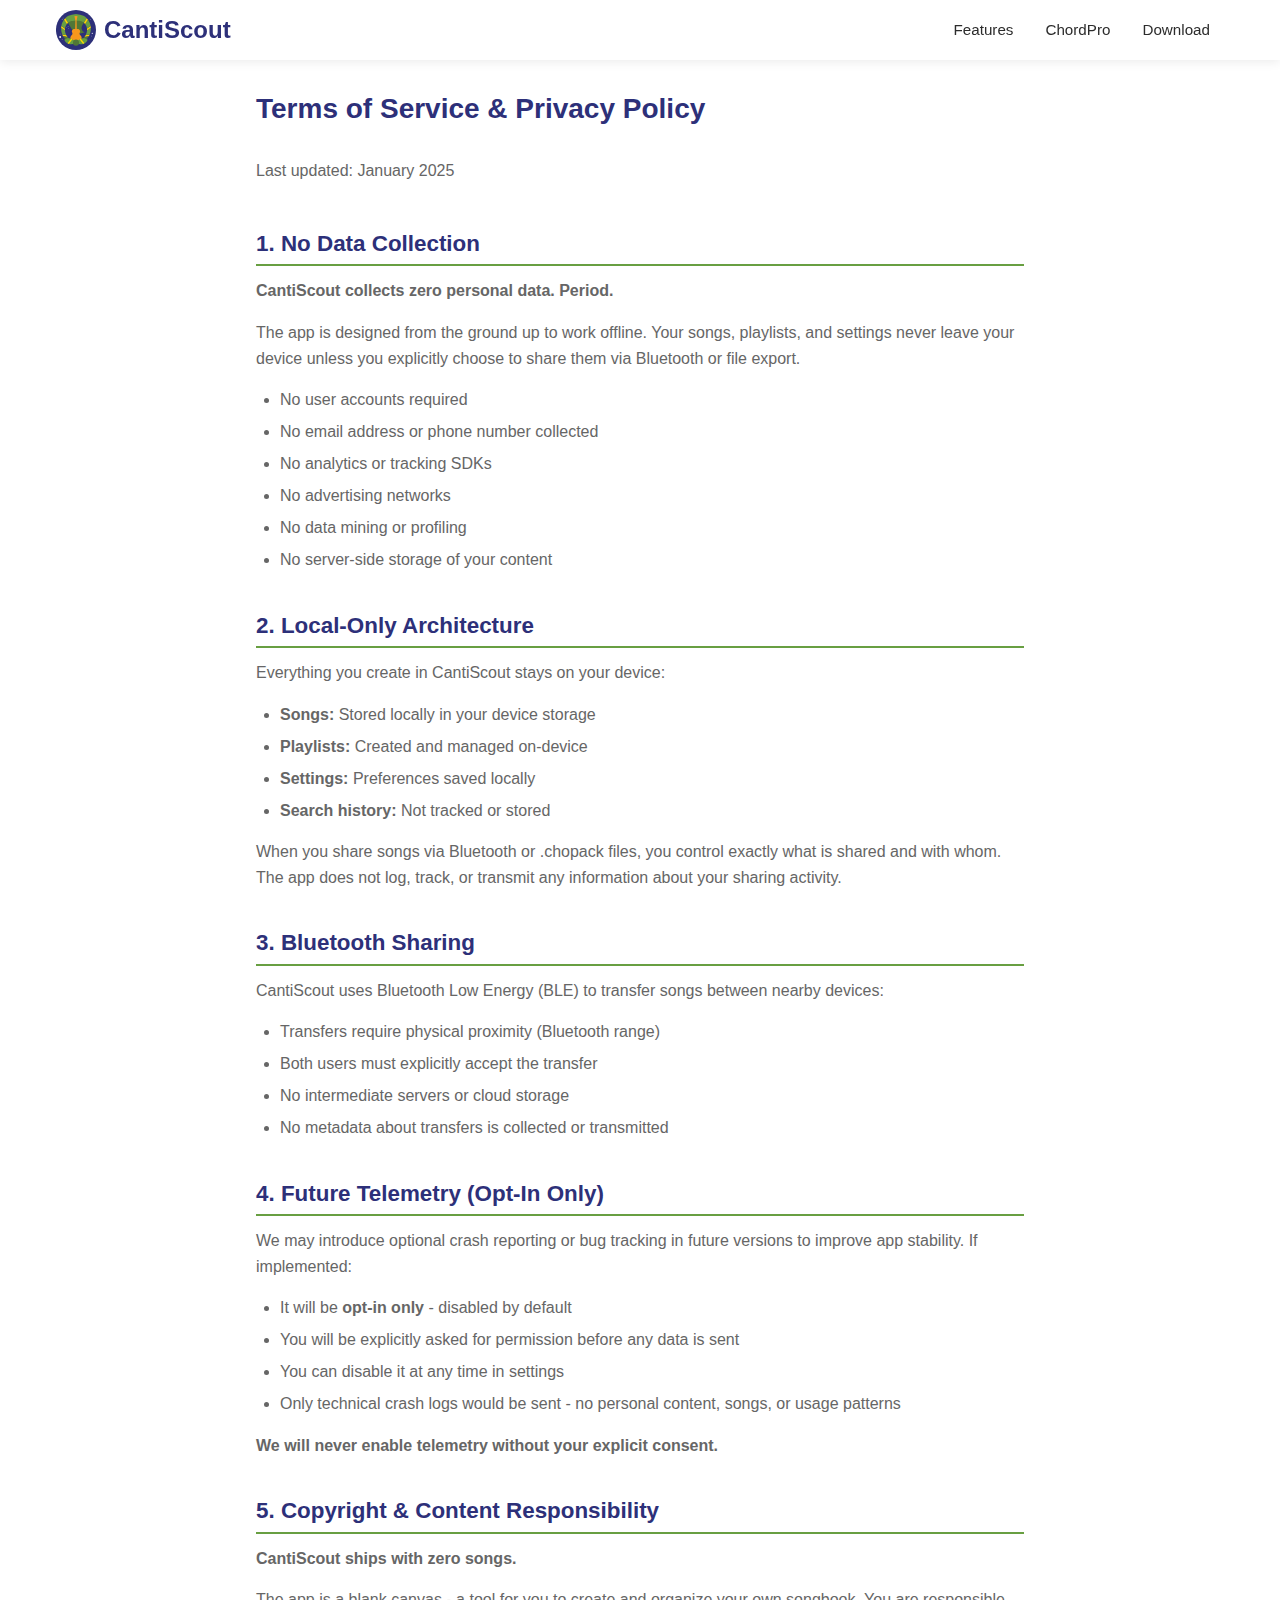
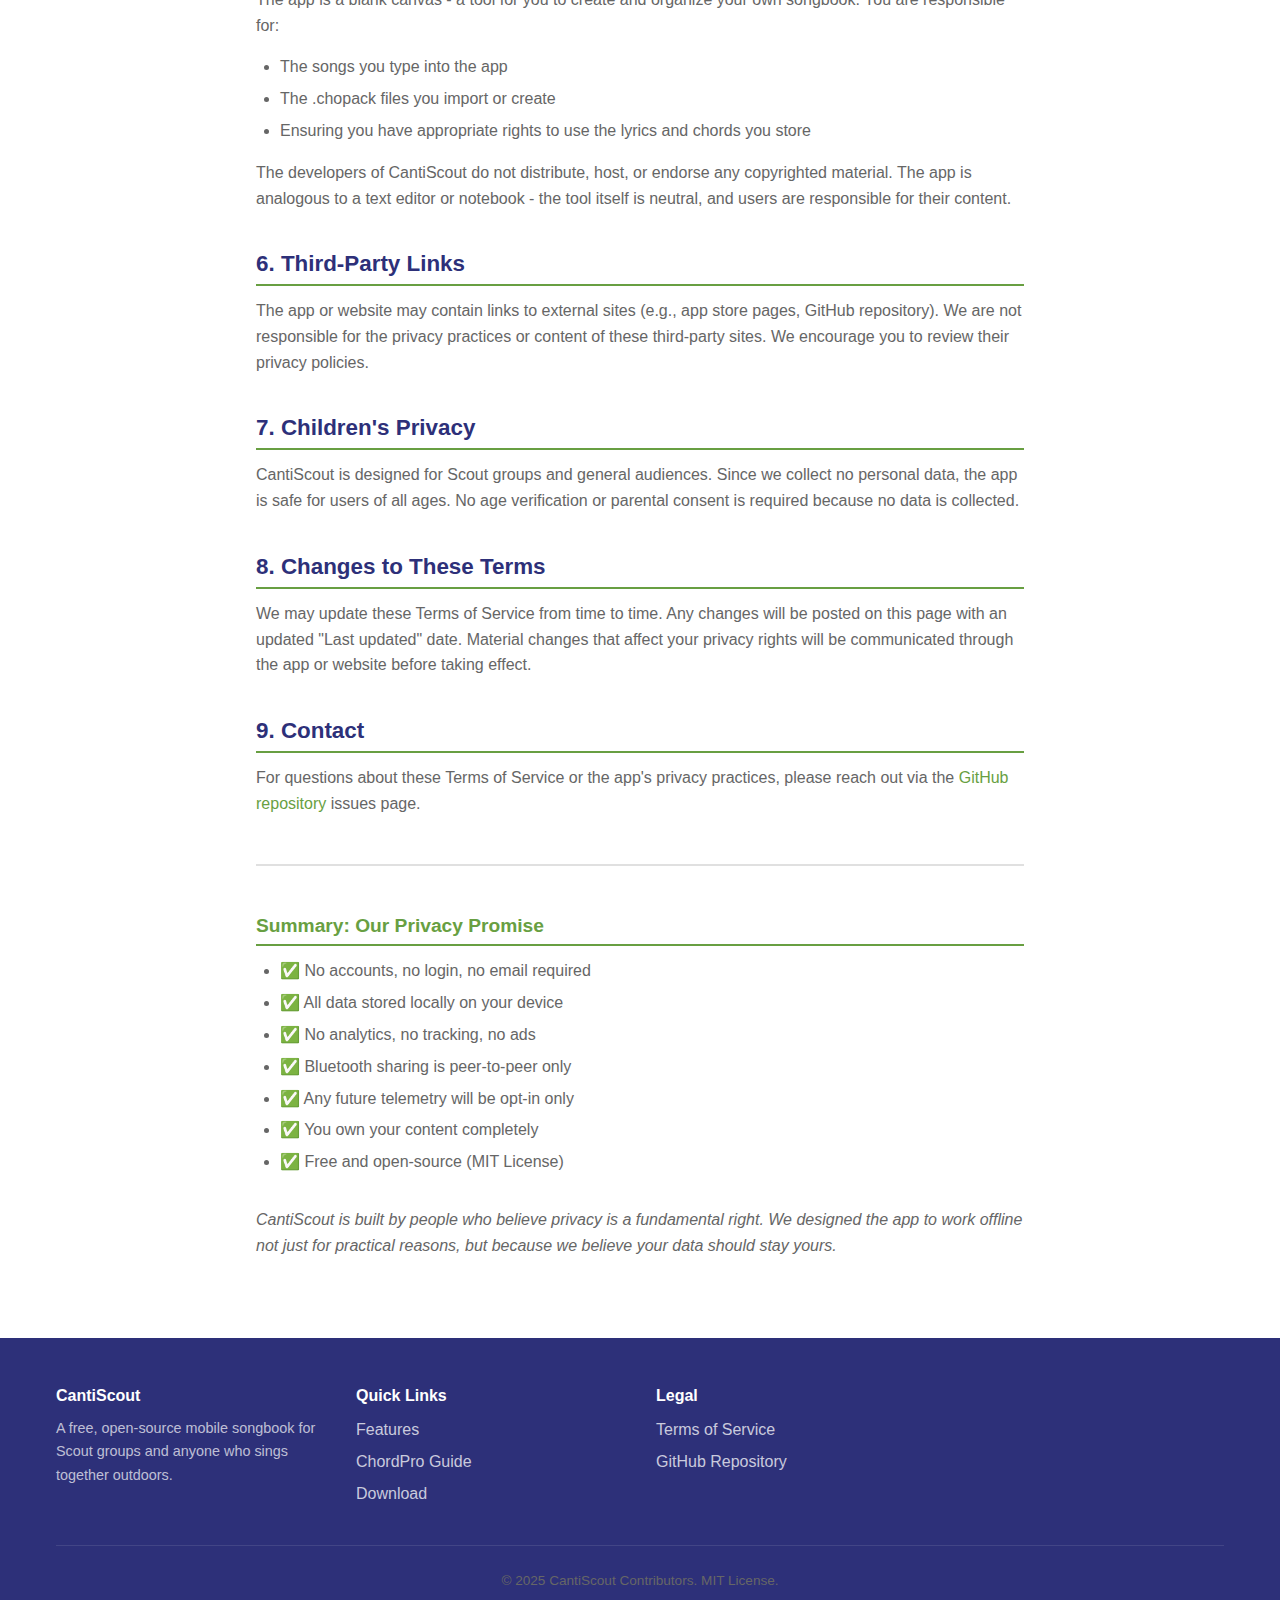
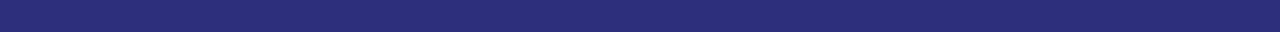
<file: website/terms.html>
<!DOCTYPE html>
<html lang="en">
<head>
  <meta charset="UTF-8">
  <meta name="viewport" content="width=device-width, initial-scale=1.0">
  <meta name="description" content="Terms of Service and Privacy Policy for CantiScout - a privacy-focused offline songbook app">
  <meta name="theme-color" content="#2D3079">
  <title>Terms of Service - CantiScout</title>
  <link rel="stylesheet" href="assets/css/style.css">
  <link rel="icon" type="image/svg+xml" href="assets/images/logo.svg">
</head>
<body>

  <!-- Header -->
  <header>
    <nav>
      <a href="index.html" class="logo">
        <img src="assets/images/logo.svg" alt="CantiScout Logo">
        CantiScout
      </a>
      <ul class="nav-links">
        <li><a href="index.html#features">Features</a></li>
        <li><a href="chordpro.html">ChordPro</a></li>
        <li><a href="index.html#download">Download</a></li>
      </ul>
    </nav>
  </header>

  <!-- Terms Content -->
  <main class="terms-content">
    <h1 style="margin-bottom: 2rem; color: var(--primary-blue);">Terms of Service & Privacy Policy</h1>
    <p style="color: var(--text-light); margin-bottom: 3rem;">Last updated: January 2025</p>

    <h2>1. No Data Collection</h2>
    <p><strong>CantiScout collects zero personal data. Period.</strong></p>
    <p>The app is designed from the ground up to work offline. Your songs, playlists, and settings never leave your device unless you explicitly choose to share them via Bluetooth or file export.</p>
    <ul>
      <li>No user accounts required</li>
      <li>No email address or phone number collected</li>
      <li>No analytics or tracking SDKs</li>
      <li>No advertising networks</li>
      <li>No data mining or profiling</li>
      <li>No server-side storage of your content</li>
    </ul>

    <h2>2. Local-Only Architecture</h2>
    <p>Everything you create in CantiScout stays on your device:</p>
    <ul>
      <li><strong>Songs:</strong> Stored locally in your device storage</li>
      <li><strong>Playlists:</strong> Created and managed on-device</li>
      <li><strong>Settings:</strong> Preferences saved locally</li>
      <li><strong>Search history:</strong> Not tracked or stored</li>
    </ul>
    <p>When you share songs via Bluetooth or .chopack files, you control exactly what is shared and with whom. The app does not log, track, or transmit any information about your sharing activity.</p>

    <h2>3. Bluetooth Sharing</h2>
    <p>CantiScout uses Bluetooth Low Energy (BLE) to transfer songs between nearby devices:</p>
    <ul>
      <li>Transfers require physical proximity (Bluetooth range)</li>
      <li>Both users must explicitly accept the transfer</li>
      <li>No intermediate servers or cloud storage</li>
      <li>No metadata about transfers is collected or transmitted</li>
    </ul>

    <h2>4. Future Telemetry (Opt-In Only)</h2>
    <p>We may introduce optional crash reporting or bug tracking in future versions to improve app stability. If implemented:</p>
    <ul>
      <li>It will be <strong>opt-in only</strong> - disabled by default</li>
      <li>You will be explicitly asked for permission before any data is sent</li>
      <li>You can disable it at any time in settings</li>
      <li>Only technical crash logs would be sent - no personal content, songs, or usage patterns</li>
    </ul>
    <p><strong>We will never enable telemetry without your explicit consent.</strong></p>

    <h2>5. Copyright & Content Responsibility</h2>
    <p><strong>CantiScout ships with zero songs.</strong></p>
    <p>The app is a blank canvas - a tool for you to create and organize your own songbook. You are responsible for:</p>
    <ul>
      <li>The songs you type into the app</li>
      <li>The .chopack files you import or create</li>
      <li>Ensuring you have appropriate rights to use the lyrics and chords you store</li>
    </ul>
    <p>The developers of CantiScout do not distribute, host, or endorse any copyrighted material. The app is analogous to a text editor or notebook - the tool itself is neutral, and users are responsible for their content.</p>

    <h2>6. Third-Party Links</h2>
    <p>The app or website may contain links to external sites (e.g., app store pages, GitHub repository). We are not responsible for the privacy practices or content of these third-party sites. We encourage you to review their privacy policies.</p>

    <h2>7. Children's Privacy</h2>
    <p>CantiScout is designed for Scout groups and general audiences. Since we collect no personal data, the app is safe for users of all ages. No age verification or parental consent is required because no data is collected.</p>

    <h2>8. Changes to These Terms</h2>
    <p>We may update these Terms of Service from time to time. Any changes will be posted on this page with an updated "Last updated" date. Material changes that affect your privacy rights will be communicated through the app or website before taking effect.</p>

    <h2>9. Contact</h2>
    <p>For questions about these Terms of Service or the app's privacy practices, please reach out via the <a href="https://github.com/DangerBlack/CantiScout" target="_blank" rel="noopener noreferrer" style="color: var(--primary-green);">GitHub repository</a> issues page.</p>

    <hr style="margin: 3rem 0; border: none; border-top: 2px solid var(--medium-gray);">

    <h2 style="font-size: 1.2rem; color: var(--primary-green);">Summary: Our Privacy Promise</h2>
    <ul>
      <li>✅ No accounts, no login, no email required</li>
      <li>✅ All data stored locally on your device</li>
      <li>✅ No analytics, no tracking, no ads</li>
      <li>✅ Bluetooth sharing is peer-to-peer only</li>
      <li>✅ Any future telemetry will be opt-in only</li>
      <li>✅ You own your content completely</li>
      <li>✅ Free and open-source (MIT License)</li>
    </ul>

    <p style="margin-top: 2rem; color: var(--text-light); font-style: italic;">
      CantiScout is built by people who believe privacy is a fundamental right. 
      We designed the app to work offline not just for practical reasons, but because 
      we believe your data should stay yours.
    </p>
  </main>

  <!-- Footer -->
  <footer>
    <div class="container">
      <div class="footer-content">
        <div class="footer-section">
          <h4>CantiScout</h4>
          <p style="color: rgba(255,255,255,0.7); font-size: 0.9rem;">
            A free, open-source mobile songbook for Scout groups and anyone who sings together outdoors.
          </p>
        </div>
        <div class="footer-section">
          <h4>Quick Links</h4>
          <ul>
            <li><a href="index.html#features">Features</a></li>
            <li><a href="chordpro.html">ChordPro Guide</a></li>
            <li><a href="index.html#download">Download</a></li>
          </ul>
        </div>
        <div class="footer-section">
          <h4>Legal</h4>
          <ul>
            <li><a href="terms.html">Terms of Service</a></li>
            <li><a href="https://github.com/DangerBlack/CantiScout" target="_blank" rel="noopener noreferrer">GitHub Repository</a></li>
          </ul>
        </div>
      </div>
      <div class="footer-bottom">
        <p>&copy; 2025 CantiScout Contributors. MIT License.</p>
      </div>
    </div>
  </footer>

</body>
</html>
</file>
<file: website/assets/css/style.css>
/* CantiScout – Mobile-first styles */

:root {
  --primary-blue: #2D3079;
  --primary-green: #689F42;
  --primary-orange: #F8971D;
  --white: #FFFFFF;
  --light-gray: #F5F5F5;
  --medium-gray: #E0E0E0;
  --dark-gray: #1a1a2e;
  --text-color: #2C2C2C;
  --text-light: #666666;
  --nav-height: 60px;
}

*, *::before, *::after {
  margin: 0;
  padding: 0;
  box-sizing: border-box;
}

html { scroll-behavior: smooth; }

body {
  font-family: -apple-system, BlinkMacSystemFont, 'Segoe UI', Roboto, Oxygen, Ubuntu, Cantarell, sans-serif;
  line-height: 1.6;
  color: var(--text-color);
  background: var(--white);
  font-size: 16px;
}

/* ── Typography ── */
h1, h2, h3, h4 {
  color: var(--primary-blue);
  font-weight: 700;
  line-height: 1.2;
  margin-bottom: 0.75rem;
}

h1 { font-size: 1.75rem; }
h2 { font-size: 1.4rem; }
h3 { font-size: 1.15rem; }
h4 { font-size: 1rem; }

p { margin-bottom: 1rem; color: var(--text-light); }

a { color: var(--primary-green); text-decoration: none; transition: color 0.2s; }
a:hover { color: var(--primary-orange); }

ul { list-style: none; }

code {
  background: var(--light-gray);
  padding: 2px 6px;
  border-radius: 4px;
  font-family: 'Courier New', monospace;
  font-size: 0.875em;
  color: var(--primary-blue);
}

/* ── Layout ── */
.container { max-width: 1200px; margin: 0 auto; padding: 0 1rem; }
section { padding: 3rem 0; }
.section-title { text-align: center; margin-bottom: 0.75rem; }
.section-intro {
  text-align: center;
  max-width: 680px;
  margin: 0 auto 2rem;
  color: var(--text-light);
}

/* ── Header & Navigation ── */
header {
  background: var(--white);
  box-shadow: 0 2px 10px rgba(0,0,0,0.08);
  position: sticky;
  top: 0;
  z-index: 1000;
}

nav {
  display: flex;
  justify-content: space-between;
  align-items: center;
  height: var(--nav-height);
  padding: 0 1rem;
  max-width: 1200px;
  margin: 0 auto;
  position: relative;
}

.logo {
  display: flex;
  align-items: center;
  gap: 8px;
  font-size: 1.2rem;
  font-weight: 700;
  color: var(--primary-blue);
  z-index: 1001;
}

.logo img { height: 36px; width: 36px; }

/* Hamburger button */
.hamburger {
  display: flex;
  flex-direction: column;
  justify-content: center;
  gap: 5px;
  width: 44px;
  height: 44px;
  background: none;
  border: none;
  cursor: pointer;
  padding: 8px;
  border-radius: 8px;
  z-index: 1001;
  flex-shrink: 0;
}

.hamburger span {
  display: block;
  width: 22px;
  height: 2px;
  background: var(--primary-blue);
  border-radius: 2px;
  transition: transform 0.25s ease, opacity 0.2s ease;
  transform-origin: center;
}

.hamburger.active span:nth-child(1) { transform: translateY(7px) rotate(45deg); }
.hamburger.active span:nth-child(2) { opacity: 0; transform: scaleX(0); }
.hamburger.active span:nth-child(3) { transform: translateY(-7px) rotate(-45deg); }

/* Mobile nav drawer */
.nav-links {
  display: none;
  flex-direction: column;
  position: absolute;
  top: var(--nav-height);
  left: 0;
  right: 0;
  background: var(--white);
  box-shadow: 0 8px 24px rgba(0,0,0,0.12);
  padding: 0.5rem 0.75rem 1rem;
}

.nav-links.open { display: flex; }

.nav-links li a {
  display: block;
  padding: 0.75rem 1rem;
  color: var(--text-color);
  font-weight: 500;
  font-size: 1rem;
  border-radius: 8px;
  transition: background 0.15s, color 0.15s;
  min-height: 44px;
  display: flex;
  align-items: center;
}

.nav-links li a:hover {
  background: var(--light-gray);
  color: var(--primary-green);
}

/* Desktop nav overrides */
@media (min-width: 768px) {
  .hamburger { display: none; }

  .nav-links {
    display: flex;
    flex-direction: row;
    position: static;
    background: none;
    box-shadow: none;
    padding: 0;
    gap: 0.25rem;
  }

  .nav-links li a {
    padding: 0.5rem 0.875rem;
    font-size: 0.95rem;
    min-height: auto;
  }

  .logo { font-size: 1.5rem; }
  .logo img { height: 40px; width: 40px; }
}

/* ── Hero ── */
.hero {
  background: linear-gradient(135deg, var(--primary-blue) 0%, #3D4099 100%);
  padding: 4rem 0;
  text-align: center;
}

.hero-logo { width: 80px; height: 80px; margin-bottom: 1.5rem; }

.hero h1 {
  color: var(--white);
  font-size: 1.6rem;
  margin-bottom: 1rem;
  max-width: 600px;
  margin-left: auto;
  margin-right: auto;
}

.hero p {
  color: rgba(255,255,255,0.88);
  font-size: 1rem;
  max-width: 520px;
  margin: 0 auto 2rem;
}

.hero-buttons {
  display: flex;
  flex-direction: column;
  align-items: center;
  gap: 0.75rem;
}

@media (min-width: 480px) {
  .hero-buttons { flex-direction: row; justify-content: center; }
  .hero-logo { width: 100px; height: 100px; }
  .hero h1 { font-size: 2rem; }
  .hero p { font-size: 1.1rem; }
}

@media (min-width: 768px) {
  .hero { padding: 6rem 0; }
  .hero-logo { width: 120px; height: 120px; }
  .hero h1 { font-size: 2.4rem; }
  .hero p { font-size: 1.2rem; }
}

/* ── Buttons ── */
.btn {
  display: inline-flex;
  align-items: center;
  justify-content: center;
  padding: 0.8rem 2rem;
  border-radius: 50px;
  font-weight: 600;
  font-size: 1rem;
  text-decoration: none;
  transition: all 0.2s;
  min-height: 48px;
  white-space: nowrap;
  cursor: pointer;
}

.btn-primary { background: var(--primary-green); color: var(--white); }
.btn-primary:hover { background: #5A8F3A; color: var(--white); transform: translateY(-2px); box-shadow: 0 4px 14px rgba(104,159,66,0.4); }

.btn-outline {
  background: transparent;
  color: var(--white);
  border: 2px solid rgba(255,255,255,0.6);
}
.btn-outline:hover { background: rgba(255,255,255,0.15); color: var(--white); transform: translateY(-2px); }

.btn-ghost {
  background: var(--white);
  color: var(--primary-blue);
}
.btn-ghost:hover { background: var(--light-gray); color: var(--primary-blue); transform: translateY(-2px); }

/* ── Features ── */
.features { background: var(--light-gray); }

.features-grid {
  display: grid;
  grid-template-columns: 1fr;
  gap: 1rem;
  margin-top: 2rem;
}

@media (min-width: 540px) { .features-grid { grid-template-columns: repeat(2, 1fr); } }
@media (min-width: 1024px) { .features-grid { grid-template-columns: repeat(3, 1fr); } }

.feature-card {
  background: var(--white);
  padding: 1.5rem;
  border-radius: 12px;
  box-shadow: 0 2px 8px rgba(0,0,0,0.05);
  transition: transform 0.2s, box-shadow 0.2s;
}

.feature-card:hover { transform: translateY(-4px); box-shadow: 0 8px 20px rgba(0,0,0,0.1); }
.feature-card h3 { color: var(--primary-green); }
.feature-icon { font-size: 2rem; margin-bottom: 0.75rem; line-height: 1; }

/* ── ChordPro Section ── */
.chordpro-section { background: var(--white); }

pre.code-example, .code-example {
  background: var(--dark-gray);
  color: #e8e8f0;
  padding: 1.25rem;
  border-radius: 8px;
  font-family: 'Courier New', Courier, monospace;
  font-size: 0.82rem;
  overflow-x: auto;
  margin: 1.5rem 0;
  border-left: 4px solid var(--primary-orange);
  white-space: pre;
  line-height: 1.75;
}

pre.code-example .directive, .code-example .directive { color: var(--primary-orange); }
pre.code-example .chord, .code-example .chord { color: #7ecf4e; font-weight: 600; }
pre.code-example .comment-text, .code-example .comment-text { color: #888; font-style: italic; }

@media (min-width: 768px) {
  pre.code-example, .code-example { padding: 1.75rem; font-size: 0.9rem; }
}

.chordpro-keyfeatures { margin: 1.5rem 0 0; }
.chordpro-keyfeatures li { margin-bottom: 0.5rem; color: var(--text-light); }
.chordpro-keyfeatures li::before { content: "→ "; color: var(--primary-green); font-weight: 700; }

/* ── Screenshots carousel ── */
.screenshots {
  background: #0d0d1a;
  text-align: center;
  padding: 4rem 0 3rem;
  overflow: hidden;
}

.screenshots .section-title { color: var(--white); }
.screenshots .section-intro { color: rgba(255,255,255,0.6); }

.carousel-wrapper {
  position: relative;
  display: flex;
  align-items: center;
  margin-top: 2.5rem;
}

.carousel-track {
  display: flex;
  gap: 1.25rem;
  overflow-x: scroll;
  scroll-snap-type: x mandatory;
  scrollbar-width: none;
  padding: 1.5rem calc(50% - 130px);
  scroll-padding-inline: calc(50% - 130px);
  -webkit-overflow-scrolling: touch;
}

.carousel-track::-webkit-scrollbar { display: none; }

.carousel-slide {
  flex: 0 0 auto;
  width: 220px;
  scroll-snap-align: center;
  display: flex;
  flex-direction: column;
  align-items: center;
  gap: 1rem;
  transform: scale(0.88);
  opacity: 0.45;
  transition: transform 0.4s ease, opacity 0.4s ease;
}

.carousel-slide.active {
  transform: scale(1);
  opacity: 1;
}

.carousel-card {
  width: 100%;
  border-radius: 28px;
  overflow: hidden;
  box-shadow: 0 20px 60px rgba(0,0,0,0.5);
  background: #1a1a2e;
}

.carousel-card img { width: 100%; height: auto; display: block; }

.carousel-label {
  color: rgba(255,255,255,0.75);
  font-size: 0.875rem;
  font-weight: 500;
  margin: 0;
  transition: color 0.4s;
}

.carousel-slide.active .carousel-label { color: var(--white); font-weight: 600; }

/* Prev / Next buttons */
.carousel-btn {
  position: absolute;
  top: 50%;
  transform: translateY(-50%);
  z-index: 10;
  background: rgba(255,255,255,0.12);
  backdrop-filter: blur(8px);
  border: 1px solid rgba(255,255,255,0.2);
  color: var(--white);
  width: 44px;
  height: 44px;
  border-radius: 50%;
  font-size: 1.5rem;
  line-height: 1;
  cursor: pointer;
  display: flex;
  align-items: center;
  justify-content: center;
  transition: background 0.2s, transform 0.2s;
  flex-shrink: 0;
}

.carousel-btn:hover { background: rgba(255,255,255,0.25); }
.carousel-prev { left: 0.75rem; }
.carousel-next { right: 0.75rem; }

@media (min-width: 768px) {
  .carousel-prev { left: 1.5rem; }
  .carousel-next { right: 1.5rem; }
  .carousel-track { padding: 1.5rem calc(50% - 150px); scroll-padding-inline: calc(50% - 150px); }
  .carousel-slide { width: 260px; }
}

/* Dots */
.carousel-dots {
  display: flex;
  justify-content: center;
  gap: 0.5rem;
  margin-top: 2rem;
}

.carousel-dot {
  width: 7px;
  height: 7px;
  border-radius: 50%;
  background: rgba(255,255,255,0.3);
  border: none;
  cursor: pointer;
  padding: 0;
  transition: background 0.3s, transform 0.3s;
}

.carousel-dot.active {
  background: var(--white);
  transform: scale(1.3);
}

/* ── Download ── */
.download {
  background: linear-gradient(135deg, var(--primary-green) 0%, #7ABF5A 100%);
  text-align: center;
  padding: 4rem 0;
}

.download h2 { color: var(--white); margin-bottom: 0.75rem; }
.download p { color: rgba(255,255,255,0.9); max-width: 520px; margin: 0 auto 2rem; }

.download-badges {
  display: flex;
  flex-direction: column;
  align-items: center;
  gap: 0.75rem;
}

@media (min-width: 480px) { .download-badges { flex-direction: row; justify-content: center; } }

.download-badge {
  background: var(--white);
  color: var(--text-color);
  padding: 0.875rem 1.5rem;
  border-radius: 10px;
  font-weight: 600;
  font-size: 1rem;
  display: flex;
  align-items: center;
  gap: 0.5rem;
  min-height: 52px;
  transition: all 0.2s;
}

.download-badge:hover { background: var(--primary-blue); color: var(--white); transform: translateY(-3px); box-shadow: 0 6px 16px rgba(0,0,0,0.2); }
.download-badge.coming-soon { opacity: 0.65; cursor: default; pointer-events: none; }

/* ── Footer ── */
footer {
  background: var(--primary-blue);
  padding: 3rem 0 1.5rem;
}

.footer-content {
  display: grid;
  grid-template-columns: 1fr;
  gap: 2rem;
  margin-bottom: 2rem;
}

@media (min-width: 560px) { .footer-content { grid-template-columns: repeat(2, 1fr); } }
@media (min-width: 1024px) { .footer-content { grid-template-columns: repeat(4, 1fr); } }

.footer-section h4 { color: var(--white); margin-bottom: 0.75rem; }
.footer-section p { color: rgba(255,255,255,0.65); font-size: 0.875rem; margin-bottom: 0; }
.footer-section ul { list-style: none; }
.footer-section ul li { margin-bottom: 0.4rem; }
.footer-section a { color: rgba(255,255,255,0.75); transition: color 0.2s; }
.footer-section a:hover { color: var(--white); }

.footer-bottom {
  text-align: center;
  padding-top: 1.5rem;
  border-top: 1px solid rgba(255,255,255,0.1);
  color: rgba(255,255,255,0.5);
  font-size: 0.85rem;
}

/* ── Inner pages (chordpro.html, terms.html) ── */
.page-content, .terms-content {
  max-width: 800px;
  margin: 0 auto;
  padding: 2rem 1rem 4rem;
}

.page-content h1, .terms-content h1 { color: var(--primary-blue); margin-bottom: 0.4rem; }
.page-content .page-subtitle { color: var(--text-light); margin-bottom: 2.5rem; font-size: 1.05rem; }

.page-content h2, .terms-content h2 {
  margin-top: 2.5rem;
  padding-bottom: 0.4rem;
  border-bottom: 2px solid var(--primary-green);
}

.page-content h3, .terms-content h3 { margin-top: 1.75rem; color: var(--primary-blue); }

.page-content ul, .terms-content ul {
  list-style: disc;
  margin-left: 1.5rem;
  margin-bottom: 1rem;
  color: var(--text-light);
}

.page-content li, .terms-content li { margin-bottom: 0.4rem; }

.cta-box {
  background: var(--light-gray);
  padding: 1.75rem;
  border-radius: 12px;
  margin-top: 3rem;
  border-left: 4px solid var(--primary-green);
}

.cta-box h3 { color: var(--primary-green); margin-bottom: 0.5rem; margin-top: 0; }
</file>
